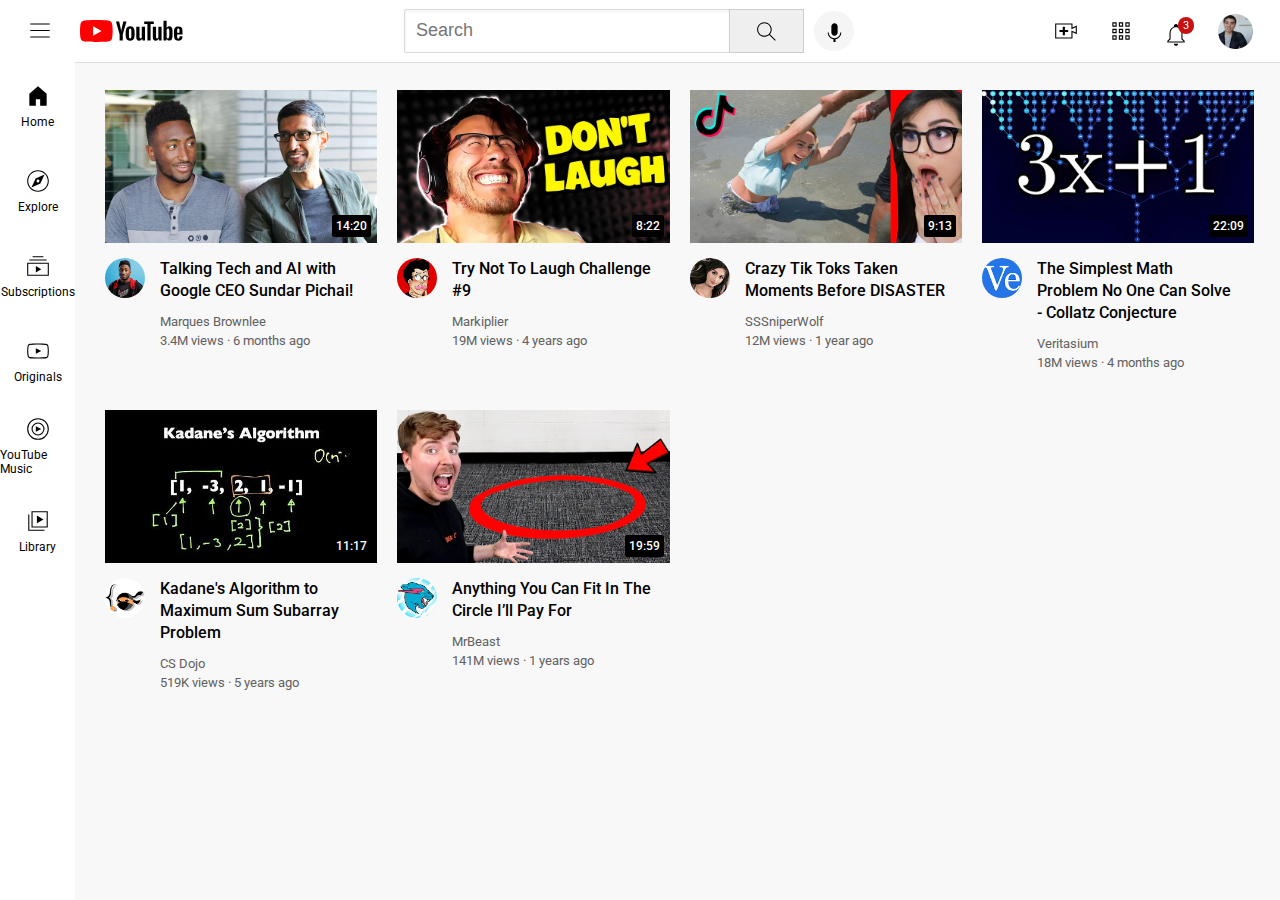
<file: index.html>
<!DOCTYPE html>
<html>
  <head>
    <title> Youtube.com Clone</title>
    <link rel="stylesheet" href="styles/general.css">
    <link rel="stylesheet" href="styles/header.css">
    <link rel="stylesheet" href="styles/sidebar.css">
    <link rel="stylesheet" href="styles/video.css">
    <link rel="preconnect" href="https://fonts.googleapis.com">
    <link rel="preconnect" href="https://fonts.gstatic.com" crossorigin>
    <link href="https://fonts.googleapis.com/css2?family=Roboto:wght@400;500;700&display=swap" rel="stylesheet">

  </head>

  <body>

    <header class="header">
      <div class="first-section"><img class="hamburger" src="icons/hamburger-menu.svg"> <img class="logo" src="icons/youtube-logo.svg"> </div>
      <div class="middle-section"><input class="textbox" type="type" placeholder="Search">
      <button class="search"><img  class="search-icon" src="icons/search.svg">  <div class="tooltip" >Search</div> </button>
      <button class="voice"><img class="voice-icon" src="icons/voice-search-icon.svg"> <div class="tooltip" >Search with your voice</div> </button>
      </div>
      <div class="end-section">

        <div class="upload-container">
          <img class="upload-icon" src="icons/upload.svg"> 
          <div class="tooltip">Create</div>
        </div>

        <div class="apps-container">
          <img class="apps-icon" src="icons/youtube-apps.svg">
          <div class="tooltip">Youtube Apps</div>
        </div>
         
         <!--comments-->
         <div class="notification-icon-container">
          <img class="notifications-icon" src="icons/notifications.svg">
          <div class="tooltip">Notifications</div>
          <div class="notifications-count">3</div>
         </div>
         <img class="current-user-pic" src="channel-pics/my-channel.jpeg"> </div>
        </header>

    <nav class="sidebar">
      <div class="sidebar-link"><img src="icons/home.svg"> <div>Home</div> </div>
      <div class="sidebar-link"><img src="icons/explore.svg"> <div>Explore</div> </div>
      <div class="sidebar-link"><img src="icons/subscriptions.svg"> <div>Subscriptions</div> </div>
      <div class="sidebar-link"><img src="icons/originals.svg"> <div>Originals</div> </div>
      <div class="sidebar-link"><img src="icons/youtube-music.svg"> <div>YouTube Music</div> </div>
      <div class="sidebar-link"><img src="icons/library.svg"> <div>Library</div> </div>
    </nav>

<main>
  <section class="video-grid">
    
  <div class="video-preview">
    <div class="thumbnail-row1">
     <a href="https://www.youtube.com/watch?v=n2RNcPRtAiY"><img class="thumbnail" src="thumbnails/thumbnail-1.webp"></a> 
      <div class="video-time">14:20</div>
    </div>

    <div class="video-info-grid">

      <div class="channel-pic">

       <div class="div-pic">
        <a href="https://www.youtube.com/c/mkbhd">
           <img class="profile-pic" src="channel-pics/channel-1.jpeg">
        </a>
       <div class="hover-pic">
        <div class="picture"><img class="picture1-1" src="channel-pics/channel-1.jpeg"></div>
        <div class="text-bar">
         <div class="name">Marques Brownlee</div>
         <div class="points">15M subscribers</div>
        </div>
        

       </div>

      </div>  
         
      </div>
      
      <div class="video-info">
        <a class="link" href="https://www.youtube.com/watch?v=n2RNcPRtAiY"><p class="text-desc">
          Talking Tech and AI with Google CEO Sundar Pichai!
        </p></a>
      
        <a class="link2" href="https://www.youtube.com/c/mkbhd"><p class="video-author">
          Marques Brownlee
        </p></a>
      
        <p class="video-stats">
          3.4M views &#183 6 months ago
        </p></div>
    </div> 

   </div>      

    <div class="video-preview">
      <div class="thumbnail-row1">
        <img class="thumbnail" src="thumbnails/thumbnail-2.webp">
        <div class="video-time">8:22</div></div>

    <div class="video-info-grid">
      <div class="channel-pic"><img class="profile-pic" src="channel-pics/channel-2.jpeg"></div>

      <div class="video-info">
        <p class="text-desc" >
          Try Not To Laugh Challenge #9
        </p>
      
        <p class="video-author">
          Markiplier
        </p>
      
        <p class="video-stats">
          19M views &#183 4 years ago
        </p>
      </div>
    </div>
      
    
      </div>

      <div class="video-preview">
        <div class="thumbnail-row1">
          <img class="thumbnail" src="thumbnails/thumbnail-3.webp">
          <div class="video-time">9:13</div>
        </div>
    
        <div class="video-info-grid">
          <div class="channel-pic">
            <img class="profile-pic" src="channel-pics/channel-3.jpeg">
          </div>
    
          <div class="video-info">
            <p class="text-desc" >
              Crazy Tik Toks Taken Moments Before DISASTER
            </p>
          
            <p class="video-author">
              SSSniperWolf
            </p>
          
            <p class="video-stats">
              12M views &#183 1 year ago
            </p></div>
        </div> 
    
       </div>      
    
        <div class="video-preview">
          <div class="thumbnail-row1">
            <img class="thumbnail" src="thumbnails/thumbnail-4.webp">
            <div class="video-time">22:09</div>
          </div>
    
        <div class="video-info-grid">
          <div class="channel-pic"><img class="profile-pic" src="channel-pics/channel-4.jpeg"></div>
    
          <div class="video-info">
            <p class="text-desc" >
              The Simplest Math Problem No One Can Solve - Collatz Conjecture
            </p>
          
            <p class="video-author">
              Veritasium
            </p>
          
            <p class="video-stats">
              18M views &#183 4 months ago
            </p>
          </div>
        </div>
          
        
          </div>

          <div class="video-preview">
            <div class="thumbnail-row1">
              <img class="thumbnail" src="thumbnails/thumbnail-5.webp">
              <div class="video-time">11:17</div>
            </div>
        
            <div class="video-info-grid">
              <div class="channel-pic">
                <img class="profile-pic" src="channel-pics/channel-5.jpeg">
              </div>
        
              <div class="video-info">
                <p class="text-desc" >
                  Kadane's Algorithm to Maximum Sum Subarray Problem
                </p>
              
                <p class="video-author">
                  CS Dojo
                </p>
              
                <p class="video-stats">
                  519K views &#183 5 years ago
                </p></div>
            </div> 
        
          </div>      
        
            <div class="video-preview">
              <div class="thumbnail-row1">
                <img class="thumbnail" src="thumbnails/thumbnail-6.webp">
                <div class="video-time">19:59</div>
              </div>
        
            <div class="video-info-grid">
              <div class="channel-pic"><img class="profile-pic" src="channel-pics/channel-6.jpeg"></div>
        
              <div class="video-info">
                <p class="text-desc" >
                  Anything You Can Fit In The Circle I’ll Pay For
                </p>
              
                <p class="video-author">
                  MrBeast
                </p>
              
                <p class="video-stats">
                  141M views &#183 1 years ago
                </p>
              </div>
            </div>
              
            
              </div>
            </section>
</main>


  </body>

</html>
</file>
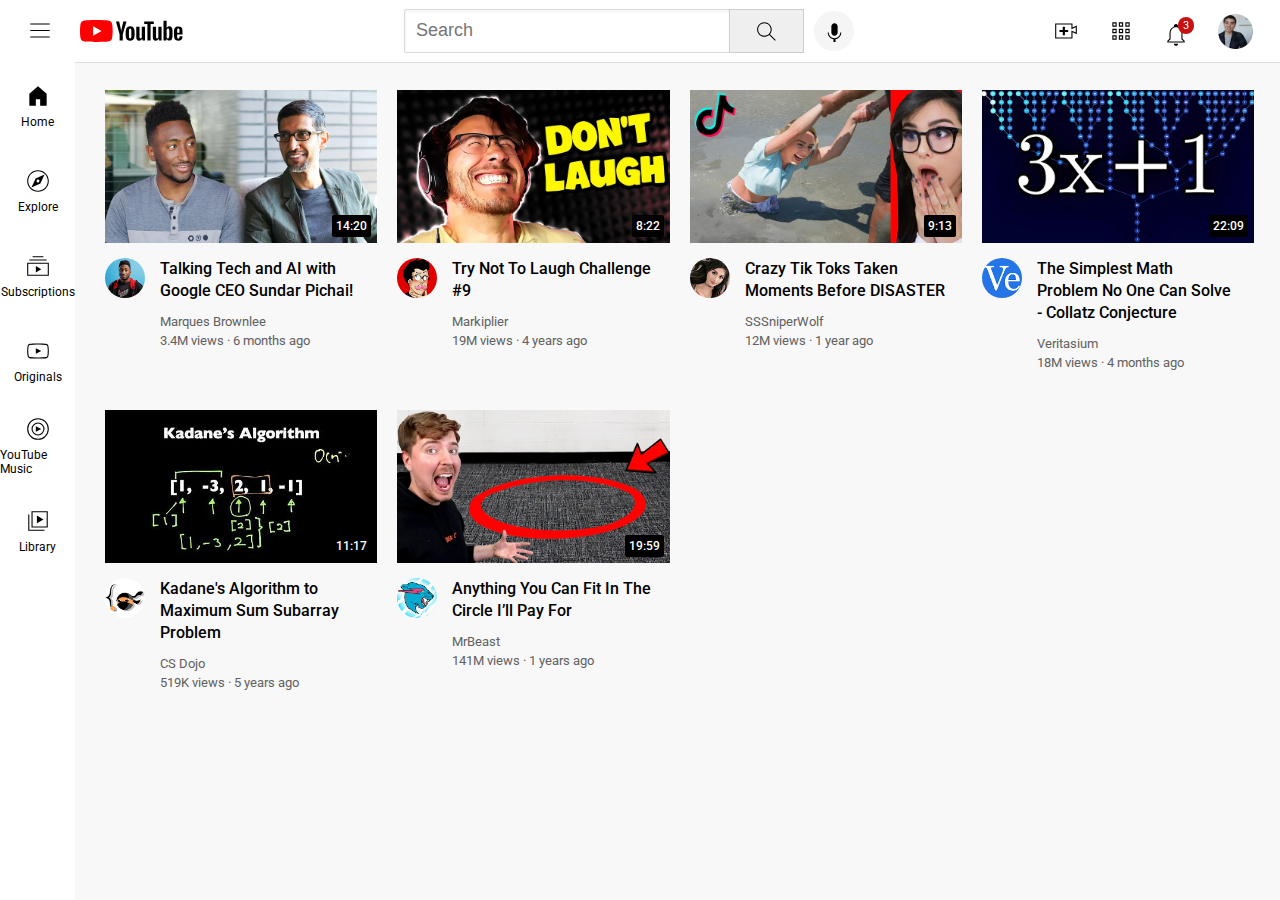
<file: youtube.html>
<!DOCTYPE html>
<html>
  <head>
    <title> Youtube.com Clone</title>
    <link rel="stylesheet" href="styles/general.css">
    <link rel="stylesheet" href="styles/header.css">
    <link rel="stylesheet" href="styles/sidebar.css">
    <link rel="stylesheet" href="styles/video.css">
    <link rel="preconnect" href="https://fonts.googleapis.com">
    <link rel="preconnect" href="https://fonts.gstatic.com" crossorigin>
    <link href="https://fonts.googleapis.com/css2?family=Roboto:wght@400;500;700&display=swap" rel="stylesheet">

  </head>

  <body>

    <header class="header">
      <div class="first-section"><img class="hamburger" src="icons/hamburger-menu.svg"> <img class="logo" src="icons/youtube-logo.svg"> </div>
      <div class="middle-section"><input class="textbox" type="type" placeholder="Search">
      <button class="search"><img  class="search-icon" src="icons/search.svg">  <div class="tooltip" >Search</div> </button>
      <button class="voice"><img class="voice-icon" src="icons/voice-search-icon.svg"> <div class="tooltip" >Search with your voice</div> </button>
      </div>
      <div class="end-section">

        <div class="upload-container">
          <img class="upload-icon" src="icons/upload.svg"> 
          <div class="tooltip">Create</div>
        </div>

        <div class="apps-container">
          <img class="apps-icon" src="icons/youtube-apps.svg">
          <div class="tooltip">Youtube Apps</div>
        </div>
         
         <!--comments-->
         <div class="notification-icon-container">
          <img class="notifications-icon" src="icons/notifications.svg">
          <div class="tooltip">Notifications</div>
          <div class="notifications-count">3</div>
         </div>
         <img class="current-user-pic" src="channel-pics/my-channel.jpeg"> </div>
        </header>

    <nav class="sidebar">
      <div class="sidebar-link"><img src="icons/home.svg"> <div>Home</div> </div>
      <div class="sidebar-link"><img src="icons/explore.svg"> <div>Explore</div> </div>
      <div class="sidebar-link"><img src="icons/subscriptions.svg"> <div>Subscriptions</div> </div>
      <div class="sidebar-link"><img src="icons/originals.svg"> <div>Originals</div> </div>
      <div class="sidebar-link"><img src="icons/youtube-music.svg"> <div>YouTube Music</div> </div>
      <div class="sidebar-link"><img src="icons/library.svg"> <div>Library</div> </div>
    </nav>

<main>
  <section class="video-grid">
    
  <div class="video-preview">
    <div class="thumbnail-row1">
     <a href="https://www.youtube.com/watch?v=n2RNcPRtAiY"><img class="thumbnail" src="thumbnails/thumbnail-1.webp"></a> 
      <div class="video-time">14:20</div>
    </div>

    <div class="video-info-grid">

      <div class="channel-pic">

       <div class="div-pic">
        <a href="https://www.youtube.com/c/mkbhd">
           <img class="profile-pic" src="channel-pics/channel-1.jpeg">
        </a>
       <div class="hover-pic">
        <div class="picture"><img class="picture1-1" src="channel-pics/channel-1.jpeg"></div>
        <div class="text-bar">
         <div class="name">Marques Brownlee</div>
         <div class="points">15M subscribers</div>
        </div>
        

       </div>

      </div>  
         
      </div>
      
      <div class="video-info">
        <a class="link" href="https://www.youtube.com/watch?v=n2RNcPRtAiY"><p class="text-desc">
          Talking Tech and AI with Google CEO Sundar Pichai!
        </p></a>
      
        <a class="link2" href="https://www.youtube.com/c/mkbhd"><p class="video-author">
          Marques Brownlee
        </p></a>
      
        <p class="video-stats">
          3.4M views &#183 6 months ago
        </p></div>
    </div> 

   </div>      

    <div class="video-preview">
      <div class="thumbnail-row1">
        <img class="thumbnail" src="thumbnails/thumbnail-2.webp">
        <div class="video-time">8:22</div></div>

    <div class="video-info-grid">
      <div class="channel-pic"><img class="profile-pic" src="channel-pics/channel-2.jpeg"></div>

      <div class="video-info">
        <p class="text-desc" >
          Try Not To Laugh Challenge #9
        </p>
      
        <p class="video-author">
          Markiplier
        </p>
      
        <p class="video-stats">
          19M views &#183 4 years ago
        </p>
      </div>
    </div>
      
    
      </div>

      <div class="video-preview">
        <div class="thumbnail-row1">
          <img class="thumbnail" src="thumbnails/thumbnail-3.webp">
          <div class="video-time">9:13</div>
        </div>
    
        <div class="video-info-grid">
          <div class="channel-pic">
            <img class="profile-pic" src="channel-pics/channel-3.jpeg">
          </div>
    
          <div class="video-info">
            <p class="text-desc" >
              Crazy Tik Toks Taken Moments Before DISASTER
            </p>
          
            <p class="video-author">
              SSSniperWolf
            </p>
          
            <p class="video-stats">
              12M views &#183 1 year ago
            </p></div>
        </div> 
    
       </div>      
    
        <div class="video-preview">
          <div class="thumbnail-row1">
            <img class="thumbnail" src="thumbnails/thumbnail-4.webp">
            <div class="video-time">22:09</div>
          </div>
    
        <div class="video-info-grid">
          <div class="channel-pic"><img class="profile-pic" src="channel-pics/channel-4.jpeg"></div>
    
          <div class="video-info">
            <p class="text-desc" >
              The Simplest Math Problem No One Can Solve - Collatz Conjecture
            </p>
          
            <p class="video-author">
              Veritasium
            </p>
          
            <p class="video-stats">
              18M views &#183 4 months ago
            </p>
          </div>
        </div>
          
        
          </div>

          <div class="video-preview">
            <div class="thumbnail-row1">
              <img class="thumbnail" src="thumbnails/thumbnail-5.webp">
              <div class="video-time">11:17</div>
            </div>
        
            <div class="video-info-grid">
              <div class="channel-pic">
                <img class="profile-pic" src="channel-pics/channel-5.jpeg">
              </div>
        
              <div class="video-info">
                <p class="text-desc" >
                  Kadane's Algorithm to Maximum Sum Subarray Problem
                </p>
              
                <p class="video-author">
                  CS Dojo
                </p>
              
                <p class="video-stats">
                  519K views &#183 5 years ago
                </p></div>
            </div> 
        
          </div>      
        
            <div class="video-preview">
              <div class="thumbnail-row1">
                <img class="thumbnail" src="thumbnails/thumbnail-6.webp">
                <div class="video-time">19:59</div>
              </div>
        
            <div class="video-info-grid">
              <div class="channel-pic"><img class="profile-pic" src="channel-pics/channel-6.jpeg"></div>
        
              <div class="video-info">
                <p class="text-desc" >
                  Anything You Can Fit In The Circle I’ll Pay For
                </p>
              
                <p class="video-author">
                  MrBeast
                </p>
              
                <p class="video-stats">
                  141M views &#183 1 years ago
                </p>
              </div>
            </div>
              
            
              </div>
            </section>
</main>


  </body>

</html>
</file>
<file: styles/general.css>
p{
  margin-top: 0;
  margin-bottom: 0;
}

body{
  font-family: Roboto, Arial;
  margin: 0;
  padding-top: 90px;
  padding-left: 105px;
  padding-right: 26px;
  background-color: rgb(248, 248, 248);
}
</file>
<file: styles/header.css>
.header{
  height: 62px;
  display: flex;
  flex-direction: row;
  justify-content: space-between;
  position: fixed;
  top: 0;
  left: 0;
  right: 0;
  background-color: white;
  border-bottom-width:1px ;
  border-bottom-style: solid;
  border-bottom-color: rgb(223, 223, 223);
  z-index: 100;
}

.first-section{
  align-items: center;
  display: flex;
  width: 175px;
}

.middle-section{
  flex: 1;
  margin-left: 65px;
  margin-right: 35px;
  max-width: 450px;
  display: flex;
  align-items: center;
}

.end-section{
  flex-shrink: 0;
  width: 220px;
  display: flex;
  align-items: center;
  justify-content: space-between;
  margin-right: 7px;
}
.hamburger{
  height: 26px;
  margin-left: 27px;
  margin-right: 27px;
}
.logo{
  height: 22.9px;
}
.search{
 height: 44px;
 width: 75px;
 border: 1px solid rgb(248, 248, 248);
 border-color: rgb(205, 205, 205);
 margin-left: -1px;
}

.search,
.voice,
.upload-container,
.apps-container,
.notification-icon-container{
  position: relative;
  display: flex;
  justify-content: center;
  align-items: center;
}

.search .tooltip,
.voice .tooltip,
.upload-container .tooltip,
.apps-container .tooltip,
.notification-icon-container .tooltip{
position: absolute;
background-color: gray;
color: white;
padding-top: 4px;
padding-bottom: 4px;
padding-left: 8px;
padding-right: 8px;
border-radius: 2px;
font-size: 12px;
bottom: -33px;
opacity: 0;
transition: opacity 0.15s;
pointer-events: none;
white-space: nowrap;
}

.search:hover .tooltip,
.voice:hover .tooltip,
.upload-container:hover .tooltip,
.apps-container:hover .tooltip,
.notification-icon-container:hover .tooltip{
  opacity: 1;
}

.search-icon{
  height: 25px;
  
}
.voice{
  height: 40px;
  width: 40px;
  margin-left: 10px;
  border-radius: 20px;
  border: none;
  background-color: rgb(245, 245, 245);
}

.voice-icon{
  margin-top: 3px;
  height: 25px;
}

.textbox::placeholder{
  font-size: 18px;
}

.textbox{
  flex: 1;
  padding-left: 11px;
  height: 40px;
  width:0;
  border-style: solid;
  border-color: rgb(218, 218, 218);
  border-width: 1px;
  font-size: 16px;
  border-radius: 2px;
  box-shadow: inset 1px 2px 3px rgba(0, 0, 0, 0.04);
}

.upload-icon{
  height: 26px;
}
.apps-icon{
  height: 26px;
}
.notifications-icon{
  height: 26px;
}
.notification-icon-container{
  position: relative;
  margin-top: 8px;
}
.notifications-count{
  position: absolute;
  top: -5px;
  right: -5px;
  background-color: rgb(200, 17, 17);
  color: white;
  font-size: 11px;
  padding-left: 5px;
  padding-right: 5px;
  padding-top: 2px;
  padding-bottom: 2px;
  border-radius: 10px;
}
.current-user-pic{
  /* comment */
  height: 35px;
  border-radius: 16px;
  margin-right: 20px;
}
</file>
<file: styles/sidebar.css>
.sidebar{
  position: fixed;
  left: 0px;
  bottom: 0;
  top: 50px;
  background-color: white;
  width: 75px;
  z-index: 200;
  padding-top: 13px;
}

.sidebar-link{
  display: flex;
  justify-content: center;
  align-items: center;
  flex-direction: column;
  height: 85px;
  cursor: pointer;
}

.sidebar-link:hover{
  background-color: rgb(233, 233, 233);
}

.sidebar-link img{
 height: 26px;
 margin-bottom: 6px;
}
.sidebar-link div{
  font-size: 11.5px;
  
}
</file>
<file: styles/video.css>
.thumbnail{
  width: 100%;
}

.video-grid{
  display: grid;
  grid-template-columns: 1fr 1fr 1fr;
  column-gap: 20px;
  row-gap: 40px;
}

@media (max-width: 900px) {
  .video-grid{
    grid-template-columns: 1fr 1fr;
  }
}

@media (min-width:1200px){
  .video-grid{
    grid-template-columns: 1fr 1fr 1fr 1fr;
  }
}

@media (max-width:700px){
  .video-grid{
    grid-template-columns: 1fr;
  }
}

.link{
  color: black;
  text-decoration: none;
}
.link:visited{
  color: black;
  text-decoration: none;
}
.link2{
  color: rgb(96, 96, 96);
  text-decoration: none;
}  
.link2:visited{
  color: rgb(96, 96, 96);
  text-decoration: none;
}  
.text-desc{
  margin-top: 0;
  font-size: 16px;
  font-weight: 500;
  line-height: 22px;
  margin-bottom: 12px;
}

.video-author,
.video-stats{
  font-size: 13px;
  color: rgb(96, 96, 96);
}

.video-author{
  margin-bottom: 4px;
}

.video-info-grid{
  display: grid;
  grid-template-columns: 50px 1fr;
}

.profile-pic{
  width: 40px;
  border-radius: 50px;
}
.thumbnail-row1{
  margin-bottom: 11px;
  position: relative;
}

.channel-pic2{
  display: inline-block;
  width: 50px;
}

.video-info{
  display: inline-block;
  width: 200px;
  margin-left: 5px;
}

.video-time{
  background-color: black;
  color: white;
  position: absolute;
  bottom: 10px;
  right: 6px;
  font-size: 12px;
  font-weight: 500;
  padding: 4px;
  border-radius: 2px;
}


.picture{
  display: flex;
  justify-content: center;
  align-items: center;
  width: 100px;
}
.picture1-1{
  width: 60px;
  border-radius: 30px;
}
.text-bar{
  width: 200px;
  font-family: Roboto,Arial;
}
.name{
  font-weight: 700;
}
.points{
color: gray;
font-size: 14px;
margin-top: 3px;
}
.div-pic{
  display: inline-block;
  position: relative;
}

.div-pic:hover .hover-pic{
  opacity: 1;
}
.div-pic .hover-pic{
  position: absolute;
  display: flex;
  justify-content: center;
  align-items: center;
  box-shadow: 0 0 10px rgba(0, 0, 0, 0.40);
  border-radius: 4px;
  width: 225px;
  height: 80px;
  opacity: 0;
  transition: opacity 0.2s;
  background-color: white;
  top: 45px;
  left: 0;
  z-index: 100;
  pointer-events: none;
}
</file>
